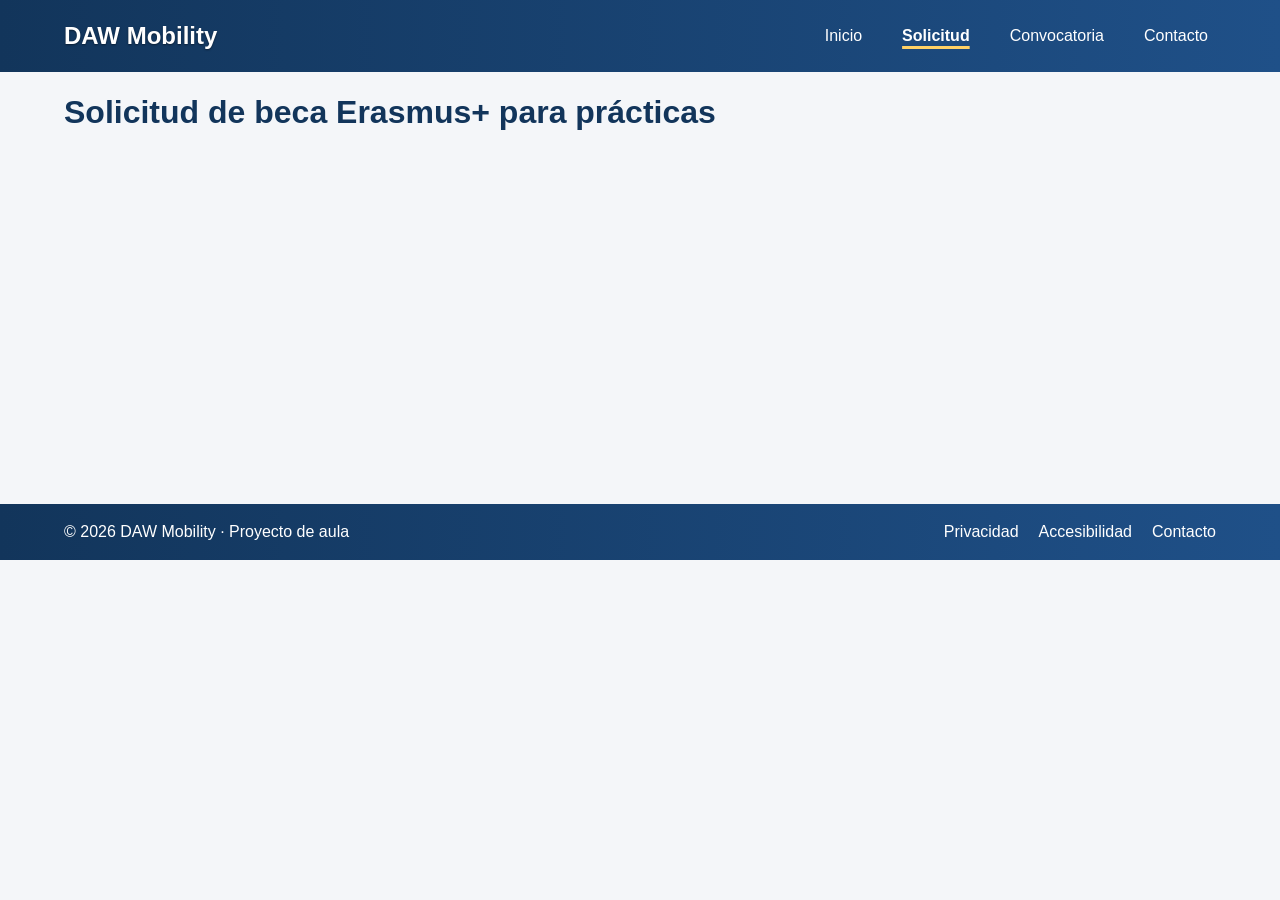
<file: index.html>
<!DOCTYPE html>
<html lang="es">

<head>
  <meta charset="utf-8">
  <meta name="viewport" content="width=device-width, initial-scale=1">
  <title>Solicitud de beca Erasmus+ · DAW Mobility</title>
  <link rel="stylesheet" href="styles/estilos.css">
</head>

<body>
  <header class="cabecera">
    <p class="cabecera__marca">DAW Mobility</p>
    <nav class="menu" aria-label="Principal">
      <ul class="menu__lista">
        <li><a class="menu__enlace" href="#">Inicio</a></li>
        <li><a class="menu__enlace" href="#" aria-current="page">Solicitud</a></li>
        <li><a class="menu__enlace" href="#">Convocatoria</a></li>
        <li><a class="menu__enlace" href="#">Contacto</a></li>
      </ul>
    </nav>
  </header>

  <main class="principal" id="contenido">
    <h1>Solicitud de beca Erasmus+ para prácticas</h1>

  </main>

  <footer class="pie">
    <p class="pie__texto">© 2026 DAW Mobility · Proyecto de aula</p>
    <nav aria-label="Legal">
      <ul class="pie__lista">
        <li><a class="pie__enlace" href="#">Privacidad</a></li>
        <li><a class="pie__enlace" href="#">Accesibilidad</a></li>
        <li><a class="pie__enlace" href="#">Contacto</a></li>
      </ul>
    </nav>
  </footer>

</body>

</html>
</file>
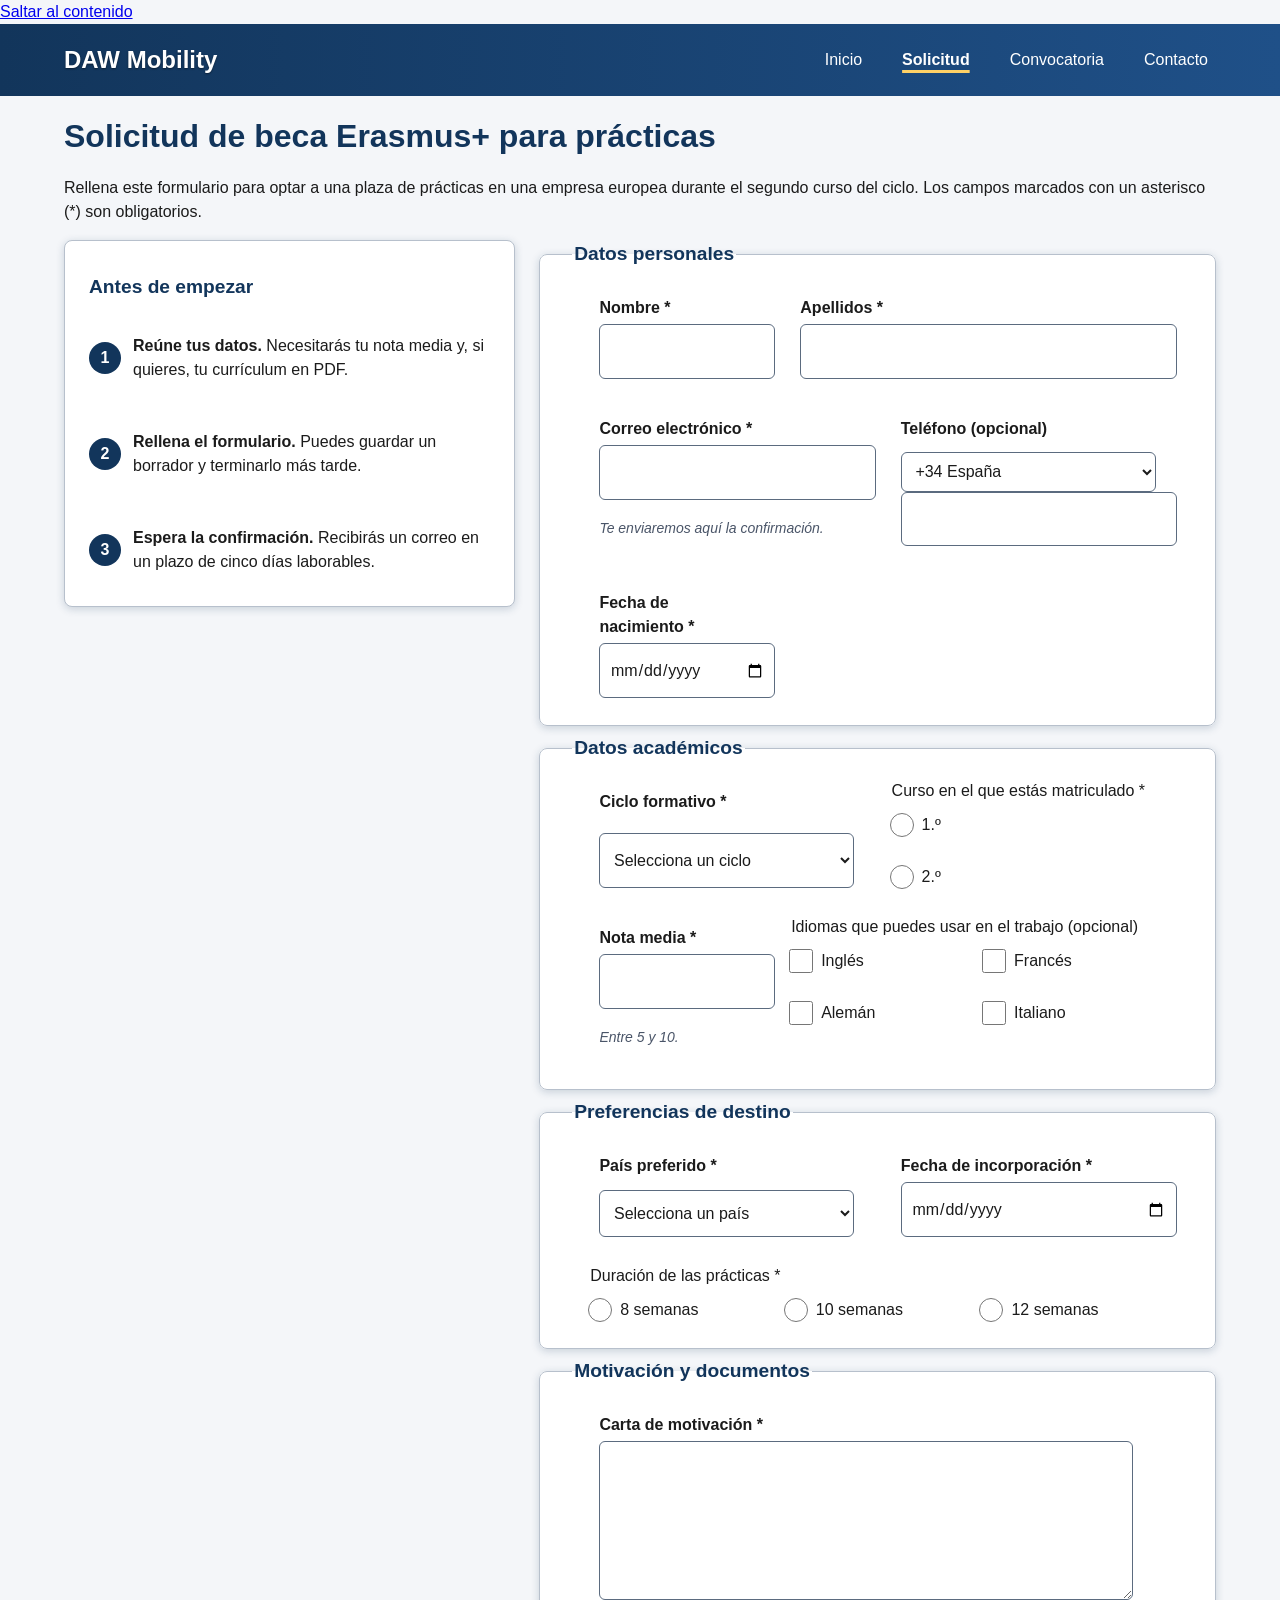
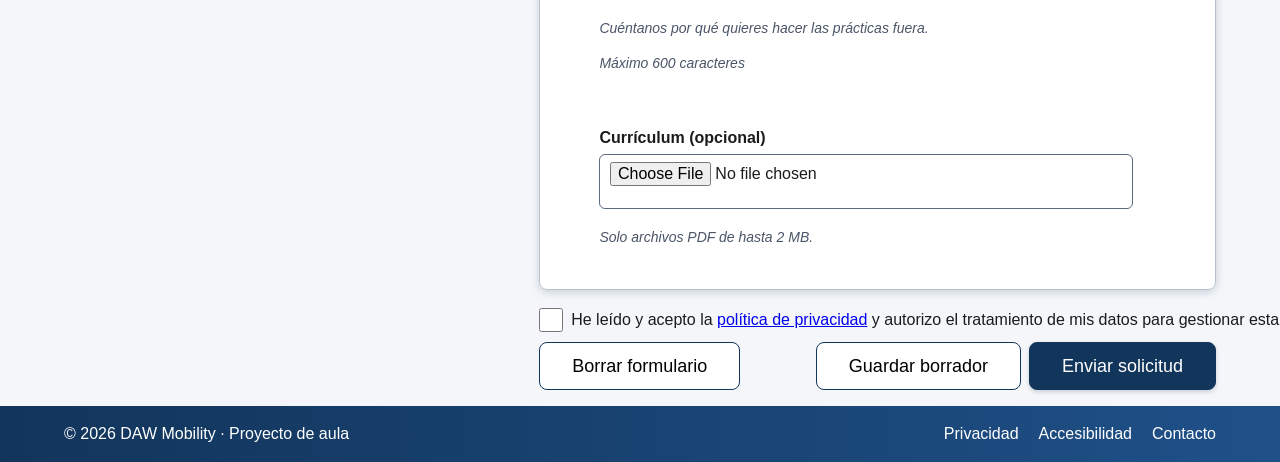
<file: indexParteB.html>
<!DOCTYPE html>
<html lang="es">

<head>
  <meta charset="utf-8">
  <meta name="viewport" content="width=device-width, initial-scale=1">
  <title>Solicitud de beca Erasmus+ · DAW Mobility</title>
  <link rel="stylesheet" href="styles/estilos.css">
</head>

<body>

  <a class="salto" href="#contenido">Saltar al contenido</a>

  <header class="cabecera">
    <p class="cabecera__marca">DAW Mobility</p>
    <nav class="menu" aria-label="Principal">
      <ul class="menu__lista">
        <li><a class="menu__enlace" href="#">Inicio</a></li>
        <li><a class="menu__enlace" href="#" aria-current="page">Solicitud</a></li>
        <li><a class="menu__enlace" href="#">Convocatoria</a></li>
        <li><a class="menu__enlace" href="#">Contacto</a></li>
      </ul>
    </nav>
  </header>

  <main class="principal" id="contenido">
    <h1>Solicitud de beca Erasmus+ para prácticas</h1>
    <p>Rellena este formulario para optar a una plaza de prácticas en una empresa europea durante el segundo curso del
      ciclo. Los campos marcados con un asterisco (*) son obligatorios.</p>

    <div class="contenido">

      <form class="formulario" action="#" method="post">

        <fieldset class="grupo grupo--personales">
          <legend class="grupo__titulo">Datos personales</legend>
          <div class="grupo__campos">

            <div class="campo campo--nombre">
              <label class="campo__etiqueta" for="nombre">Nombre <span aria-hidden="true">*</span></label>
              <input class="campo__control" type="text" id="nombre" name="nombre" autocomplete="given-name" required>
            </div>

            <div class="campo campo--apellidos">
              <label class="campo__etiqueta" for="apellidos">Apellidos <span aria-hidden="true">*</span></label>
              <input class="campo__control" type="text" id="apellidos" name="apellidos" autocomplete="family-name"
                required>
            </div>

            <div class="campo campo--correo">
              <label class="campo__etiqueta" for="correo">Correo electrónico <span aria-hidden="true">*</span></label>
              <input class="campo__control" type="email" id="correo" name="correo" autocomplete="email"
                aria-describedby="correo-ayuda" required>
              <p class="campo__ayuda" id="correo-ayuda">Te enviaremos aquí la confirmación.</p>
            </div>

            <div class="campo campo--telefono">
              <label class="campo__etiqueta" for="telefono">Teléfono (opcional)</label>
              <div class="telefono">
                <select class="campo__control telefono__prefijo" name="prefijo" aria-label="Prefijo internacional">
                  <option value="+34">+34 España</option>
                  <option value="+351">+351 Portugal</option>
                  <option value="+33">+33 Francia</option>
                  <option value="+49">+49 Alemania</option>
                </select>
                <input class="campo__control telefono__numero" type="tel" id="telefono" name="telefono"
                  autocomplete="tel" inputmode="tel">
              </div>
            </div>

            <div class="campo campo--nacimiento">
              <label class="campo__etiqueta" for="nacimiento">Fecha de nacimiento <span
                  aria-hidden="true">*</span></label>
              <input class="campo__control" type="date" id="nacimiento" name="nacimiento" autocomplete="bday" required>
            </div>

          </div>
        </fieldset>

        <fieldset class="grupo grupo--academicos">
          <legend class="grupo__titulo">Datos académicos</legend>
          <div class="grupo__campos">

            <div class="campo campo--ciclo">
              <label class="campo__etiqueta" for="ciclo">Ciclo formativo <span aria-hidden="true">*</span></label>
              <select class="campo__control" id="ciclo" name="ciclo" required>
                <option value="">Selecciona un ciclo</option>
                <option value="daw">Desarrollo de Aplicaciones Web</option>
                <option value="dam">Desarrollo de Aplicaciones Multiplataforma</option>
                <option value="asir">Administración de Sistemas Informáticos en Red</option>
              </select>
            </div>

            <fieldset class="opciones campo--curso">
              <legend class="opciones__pregunta">Curso en el que estás matriculado <span aria-hidden="true">*</span>
              </legend>
              <div class="opciones__lista">
                <div class="opcion">
                  <input class="opcion__marca" type="radio" id="curso-1" name="curso" value="1" required>
                  <label for="curso-1">1.º</label>
                </div>
                <div class="opcion">
                  <input class="opcion__marca" type="radio" id="curso-2" name="curso" value="2">
                  <label for="curso-2">2.º</label>
                </div>
              </div>
            </fieldset>

            <div class="campo campo--nota">
              <label class="campo__etiqueta" for="nota">Nota media <span aria-hidden="true">*</span></label>
              <input class="campo__control" type="number" id="nota" name="nota" min="5" max="10" step="0.01"
                inputmode="decimal" aria-describedby="nota-ayuda" required>
              <p class="campo__ayuda" id="nota-ayuda">Entre 5 y 10.</p>
            </div>

            <fieldset class="opciones campo--idiomas">
              <legend class="opciones__pregunta">Idiomas que puedes usar en el trabajo (opcional)</legend>
              <div class="opciones__lista">
                <div class="opcion">
                  <input class="opcion__marca" type="checkbox" id="idioma-en" name="idiomas" value="en">
                  <label for="idioma-en">Inglés</label>
                </div>
                <div class="opcion">
                  <input class="opcion__marca" type="checkbox" id="idioma-fr" name="idiomas" value="fr">
                  <label for="idioma-fr">Francés</label>
                </div>
                <div class="opcion">
                  <input class="opcion__marca" type="checkbox" id="idioma-de" name="idiomas" value="de">
                  <label for="idioma-de">Alemán</label>
                </div>
                <div class="opcion">
                  <input class="opcion__marca" type="checkbox" id="idioma-it" name="idiomas" value="it">
                  <label for="idioma-it">Italiano</label>
                </div>
              </div>
            </fieldset>

          </div>
        </fieldset>

        <fieldset class="grupo grupo--destino">
          <legend class="grupo__titulo">Preferencias de destino</legend>
          <div class="grupo__campos">

            <div class="campo campo--pais">
              <label class="campo__etiqueta" for="pais">País preferido <span aria-hidden="true">*</span></label>
              <select class="campo__control" id="pais" name="pais" required>
                <option value="">Selecciona un país</option>
                <option value="irlanda">Irlanda</option>
                <option value="alemania">Alemania</option>
                <option value="italia">Italia</option>
                <option value="portugal">Portugal</option>
                <option value="paises-bajos">Países Bajos</option>
              </select>
            </div>

            <div class="campo campo--incorporacion">
              <label class="campo__etiqueta" for="incorporacion">Fecha de incorporación <span
                  aria-hidden="true">*</span></label>
              <input class="campo__control" type="date" id="incorporacion" name="incorporacion" required>
            </div>

            <fieldset class="opciones campo--duracion">
              <legend class="opciones__pregunta">Duración de las prácticas <span aria-hidden="true">*</span></legend>
              <div class="opciones__lista">
                <div class="opcion">
                  <input class="opcion__marca" type="radio" id="duracion-8" name="duracion" value="8" required>
                  <label for="duracion-8">8 semanas</label>
                </div>
                <div class="opcion">
                  <input class="opcion__marca" type="radio" id="duracion-10" name="duracion" value="10">
                  <label for="duracion-10">10 semanas</label>
                </div>
                <div class="opcion">
                  <input class="opcion__marca" type="radio" id="duracion-12" name="duracion" value="12">
                  <label for="duracion-12">12 semanas</label>
                </div>
              </div>
            </fieldset>

          </div>
        </fieldset>

        <fieldset class="grupo grupo--motivacion">
          <legend class="grupo__titulo">Motivación y documentos</legend>
          <div class="grupo__campos">

            <div class="campo campo--carta">
              <label class="campo__etiqueta" for="carta">Carta de motivación <span aria-hidden="true">*</span></label>
              <textarea class="campo__control" id="carta" name="carta" rows="6" maxlength="600"
                aria-describedby="carta-ayuda carta-limite" required></textarea>
              <div class="campo__pie">
                <p class="campo__ayuda" id="carta-ayuda">Cuéntanos por qué quieres hacer las prácticas fuera.</p>
                <p class="campo__ayuda" id="carta-limite">Máximo 600 caracteres</p>
              </div>
            </div>

            <div class="campo campo--curriculum">
              <label class="campo__etiqueta" for="curriculum">Currículum (opcional)</label>
              <input class="campo__control" type="file" id="curriculum" name="curriculum" accept=".pdf,application/pdf"
                aria-describedby="curriculum-ayuda">
              <p class="campo__ayuda" id="curriculum-ayuda">Solo archivos PDF de hasta 2 MB.</p>
            </div>

          </div>
        </fieldset>

        <div class="opcion opcion--larga">
          <input class="opcion__marca" type="checkbox" id="privacidad" name="privacidad" required>
          <label for="privacidad">He leído y acepto la <a href="#">política de privacidad</a> y autorizo el tratamiento
            de mis datos para gestionar esta solicitud. <span aria-hidden="true">*</span></label>
        </div>

        <div class="botonera">
          <button class="boton boton--borrar" type="reset">Borrar formulario</button>
          <button class="boton boton--secundario" type="button">Guardar borrador</button>
          <button class="boton boton--principal" type="submit">Enviar solicitud</button>
        </div>

      </form>

      <aside class="ayuda" aria-labelledby="ayuda-titulo">
        <h2 class="ayuda__titulo" id="ayuda-titulo">Antes de empezar</h2>
        <ol class="ayuda__lista">
          <li class="ayuda__paso">
            <span class="ayuda__numero" aria-hidden="true">1</span>
            <p class="ayuda__texto"><strong>Reúne tus datos.</strong> Necesitarás tu nota media y, si quieres, tu
              currículum en PDF.</p>
          </li>
          <li class="ayuda__paso">
            <span class="ayuda__numero" aria-hidden="true">2</span>
            <p class="ayuda__texto"><strong>Rellena el formulario.</strong> Puedes guardar un borrador y terminarlo más
              tarde.</p>
          </li>
          <li class="ayuda__paso">
            <span class="ayuda__numero" aria-hidden="true">3</span>
            <p class="ayuda__texto"><strong>Espera la confirmación.</strong> Recibirás un correo en un plazo de cinco
              días laborables.</p>
          </li>
        </ol>
      </aside>

    </div>
  </main>

  <footer class="pie">
    <p class="pie__texto">© 2026 DAW Mobility · Proyecto de aula</p>
    <nav aria-label="Legal">
      <ul class="pie__lista">
        <li><a class="pie__enlace" href="#">Privacidad</a></li>
        <li><a class="pie__enlace" href="#">Accesibilidad</a></li>
        <li><a class="pie__enlace" href="#">Contacto</a></li>
      </ul>
    </nav>
  </footer>

</body>

</html>
</file>
<file: styles/estilos.css>
/* =====================================================
   PALETA EN VARIABLES
   ===================================================== */

:root {
    /* Marca */
    --color-primario: #12355b;          
    --color-primario-claro: #1f5088;     
    --color-primario-hover: #0b2340;     

    /* Fondos */
    --color-fondo-pagina: #f4f6f9;
    --color-fondo-tarjeta: #ffffff;     
    --color-fondo-boton-hover: #e3ebf5;  

    /* Texto */
    --color-texto: #1b1b1b;
    --color-texto-ayuda: #4a5568;
    --color-texto-sobre-oscuro: #ffffff;

    /* Bordes */
    --color-borde-control: #5b6b7f;
    --color-borde-tarjeta: #b7c0cc;

    /* Estados */
    --color-invalido: #b3261e;
    --color-foco: #0a5bd3;
    --color-foco-oscuro: #ffd166;       

    /* Sombras */
    --color-sombra: rgba(18, 53, 91, 0.2);      
    --color-sombra-texto: rgba(0, 0, 0, 0.45);   
}


/* Parte A */

body {
    min-width: 20rem;
    margin: 0;
    font-family: Arial, Helvetica, sans-serif;
    color: var(--color-texto);
    background-color: var(--color-fondo-pagina);
    line-height: 1.5;
}


.cabecera {
    display: flex;
    flex-wrap: wrap;
    justify-content: space-between;
    align-items: center;
    gap: 1rem;
    padding: 1rem 5%;
    color: var(--color-texto-sobre-oscuro);
    background-color: var(--color-primario);
    background-image: linear-gradient(to right, var(--color-primario), var(--color-primario-claro));
}

.cabecera__marca {
    margin: 0;
    font-size: 1.5rem;
    font-weight: bold;
    text-shadow: 0 0.0625rem 0.125rem var(--color-sombra-texto);
}


.menu {
    flex: 1 1 35rem;
}

.menu__lista {
    display: flex;
    flex-wrap: wrap;
    justify-content: flex-end;
    gap: 0.5rem 1.5rem;
    margin: 0;
    padding: 0;
    list-style: none;
}

.menu__enlace {
    display: inline-block;
    padding: 0.5rem;
    color: var(--color-texto-sobre-oscuro);
    text-decoration: none;
}

.menu__enlace:hover {
    text-decoration: underline;
}

.menu__enlace[aria-current="page"] {
    font-weight: bold;
    text-decoration: underline;
    text-decoration-color: var(--color-foco-oscuro);
    text-decoration-thickness: 0.2rem;
    text-underline-offset: 0.3rem;
}


.principal {
    display: flex;
    flex-wrap: wrap;
    align-items: flex-start;
    min-height: 25rem;
    padding: 1rem 5%;
    background-color: var(--color-fondo-pagina);
}

.principal h1 {
    max-width: 45rem;
    margin: 0;
    color: var(--color-primario);
    font-size: 2rem;
}


.pie {
    display: flex;
    flex-wrap: wrap;
    justify-content: space-between;
    align-items: center;
    gap: 1rem;
    padding: 1rem 5%;
    color: var(--color-texto-sobre-oscuro);
    background-color: var(--color-primario);
    background-image: linear-gradient(to right, var(--color-primario), var(--color-primario-claro));
}

.pie__texto {
    margin: 0;
}

.pie__lista {
    display: flex;
    flex-wrap: wrap;
    gap: 0.5rem 1.25rem;
    margin: 0;
    padding: 0;
    list-style: none;
}

.pie__enlace {
    color: var(--color-texto-sobre-oscuro);
    text-decoration: none;
}

.pie__enlace:hover {
    text-decoration: underline;
}


@media (max-width: 56rem) {
    .cabecera {
        justify-content: center;
        text-align: center;
    }

    .menu__lista {
        justify-content: center;
    }

    .principal {
        justify-content: center;
        text-align: center;
    }

    .pie {
        justify-content: center;
        text-align: center;
    }
}


/* Parte B */
.principal > h1,
.principal > p,
.principal > .contenido {
    width: 100%;
    max-width: 75rem;
    margin-right: auto;
    margin-left: auto;
}

.contenido {
    display: grid;
    grid-template-columns: 1fr;
    gap: 1.5rem;
    
}


@media (min-width: 56em) {
    .contenido {
        grid-template-columns: minmax(18rem, 1fr) minmax(0, 1.5fr);
        align-items: start;
        
    }
    .ayuda{
        order: -1;
    }
}


/* Columna derecha de ayuda */

.ayuda {
    border: 0.1rem solid var(--color-borde-tarjeta);
    border-radius: 0.5rem;
    background-color: var(--color-fondo-tarjeta);
    box-shadow: 0 0.125rem 0.5rem var(--color-sombra);
    padding: 1rem 1.5rem 1rem 1.5rem;
}

.ayuda__titulo {
    font-size: 1.2rem;
    font-weight: bold;
    color: var(--color-primario);
}

.ayuda__lista {
    display: grid;
    gap: 1rem;
    margin: 0;
    padding: 0;
    list-style: none;
}

.ayuda__paso {
    display: grid;
    grid-template-columns: 2rem 1fr;
    gap: 0.75rem;
    align-items: center;
}

.ayuda__numero {
    display: grid;
    place-items: center;
    width: 2rem;
    height: 2rem;
    border-radius: 50%;
    color: var(--color-texto-sobre-oscuro);
    background-color: var(--color-primario);
    font-weight: bold;
    transition: transform 0.2s ease;
}

.ayuda__paso:hover .ayuda__numero {
    transform: scale(1.1);
}


/* Columna principal*/
.principal {
    display: flex;
    flex-wrap: wrap;
    align-items: flex-start;
    min-height: 25rem;
    padding: 1rem 5%;
    background-color: var(--color-fondo-pagina);
}

.grupo {
    display: grid;
    gap: 1rem;
    margin: 0 0 0.5rem;
    padding: 0 2rem;
    border: 0.1rem solid var(--color-borde-tarjeta);
    border-radius: 0.5rem;
    background-color: var(--color-fondo-tarjeta);
    box-shadow: 0 0.125rem 0.5rem var(--color-sombra);
}

.grupo__campos{
    display: grid;
    grid-template-columns: 1fr;
    gap:1rem;
    padding: 1rem;
}

.campo{
    display: grid;
    gap: 0.25rem;
    margin: 0;
}

@media (min-width: 56em) {
    .grupo__campos {
        grid-template-columns: repeat(6, minmax(0, 1fr));
        column-gap: 1.5rem;
        row-gap: 1rem;
    }
}

.grupo__titulo{
    font-size: 1.2rem;
    font-weight: bold;
    color: var(--color-primario);
}

.campo {
    display: grid;
    gap: 0.25rem;
    margin: 0.7rem;
}

.campo__etiqueta {
    font-weight: bold;
    font-size: 1rem;
}

.campo__control {
    width: 100%;
    max-width: 32rem;
    min-height: 2.5rem;
    padding: 0.4rem 0.6rem;
    border: 0.0625rem solid var(--color-borde-control);
    border-radius: 0.375rem;
    font: inherit;
    color: var(--color-texto);
    background-color: var(--color-fondo-tarjeta);
}

.campo__ayuda{
    font-style: italic;
    font-weight: normal;
    font-size: 14px;
    color: var(--color-texto-ayuda);
}

/*Datos personales*/

@media (min-width: 56em) {
    .grupo--personales .campo--nombre {
        grid-column: span 2;
    }

    .grupo--personales .campo--apellidos {
        grid-column: span 4;
    }

    .grupo--personales .campo--correo,
    .grupo--personales .campo--telefono {
        grid-column: span 3;
    }

    .grupo--personales .campo--nacimiento {
        grid-column: span 2;
    }
}

/* Datos académicos */

@media (min-width: 56em) {
    .grupo--academicos .campo--ciclo {
        grid-column: span 3;
    }

    .grupo--academicos .campo--curso {
        grid-column: span 3;
    }

    .grupo--academicos .campo--nota {
        grid-column: span 2;
    }

    .grupo--academicos .campo--idiomas {
        grid-column: span 4;
    }
}

/* Preferencias de destino */

@media (min-width: 40em) {
    .grupo--destino .campo--pais {
        grid-column: span 3;
    }

    .grupo--destino .campo--incorporacion {
        grid-column: span 3;
    }

    .grupo--destino .campo--duracion {
        grid-column: span 6;
    }
}

/* Motivación y documentos */

@media (min-width: 40em) {
    .grupo--motivacion .campo--carta {
        grid-column: span 6;
    }

    .grupo--motivacion .campo--curriculum {
        grid-column: span 6;
    }

}

/*Opciones*/

.opciones {
    margin: 0;
    padding: 0;
    border: 0;
}

.opciones__lista {
    display: grid;
    grid-template-columns: repeat(auto-fit, minmax(min(8rem, 100%), 1fr));
    gap: 0.5rem 0.5rem;
}

.campo--curso .opciones__lista {
    grid-template-columns: 1fr;
}

.opcion {
    display: grid;
    grid-template-columns: 1.5rem minmax(0, 0.5fr);
    align-items: center;
    gap: 0.5rem;
    min-height: 2.75rem;
    min-width: 2.75rem;
    height: max-content;
}

.opcion label {
    min-width: max-content;
}

.opcion__marca {
    width: 1.5rem;
    height: 1.5rem;
    margin: 0;
    accent-color: var(--color-primario);
}

@media (max-width: 56em) {
    .opcion--larga {
        max-width: 100%;
        grid-template-columns: 1.5rem minmax(0, 1fr);
    }

    .opcion--larga label {
        min-width: 0;
        overflow-wrap: anywhere;
    }
}

/*Botones*/

.botonera {
    display: grid;
    grid-template-columns: 1fr;
    row-gap: 1rem;
}

.boton {
    height: 3rem;
    width: auto;
    min-width: 4rem;
    padding: 0rem 2rem;
    background-color: var(--color-fondo-tarjeta);
    border: 0.1rem solid var(--color-primario);
    border-radius: 0.5rem;
    font-size: 18px;
    text-align: center;
    transition: background-color 0.2s ease, transform 0.2s ease, box-shadow 0.2s ease;
}

.boton--principal {
    background-color: var(--color-primario);
    color: var(--color-texto-sobre-oscuro);
    box-shadow: 0 0.125rem 0.25rem var(--color-sombra);
}

/* Hover y animacion de boton*/
.boton:hover,
.boton:focus-visible {
    background-color: var(--color-fondo-boton-hover);
    transform: translateY(-0.125rem);
}

.boton--principal:hover,
.boton--principal:focus-visible {
    background-color: var(--color-primario-hover);
}

/* Pulsado baja el boton */
.boton:active {
    transform: translateY(0);
}

.boton--principal:active {
    box-shadow: 0 0.0625rem 0.0625rem var(--color-sombra);
}

@media (min-width: 56em) {
    .botonera {
        grid-template-columns: auto 1fr auto auto;
        column-gap: 0.5rem;
    }

    .boton--borrar {
        grid-column: 1;
    }

    .boton--secundario {
        grid-column: 3;
    }

    .boton--principal {
        grid-column: 4;
    }
}
</file>
